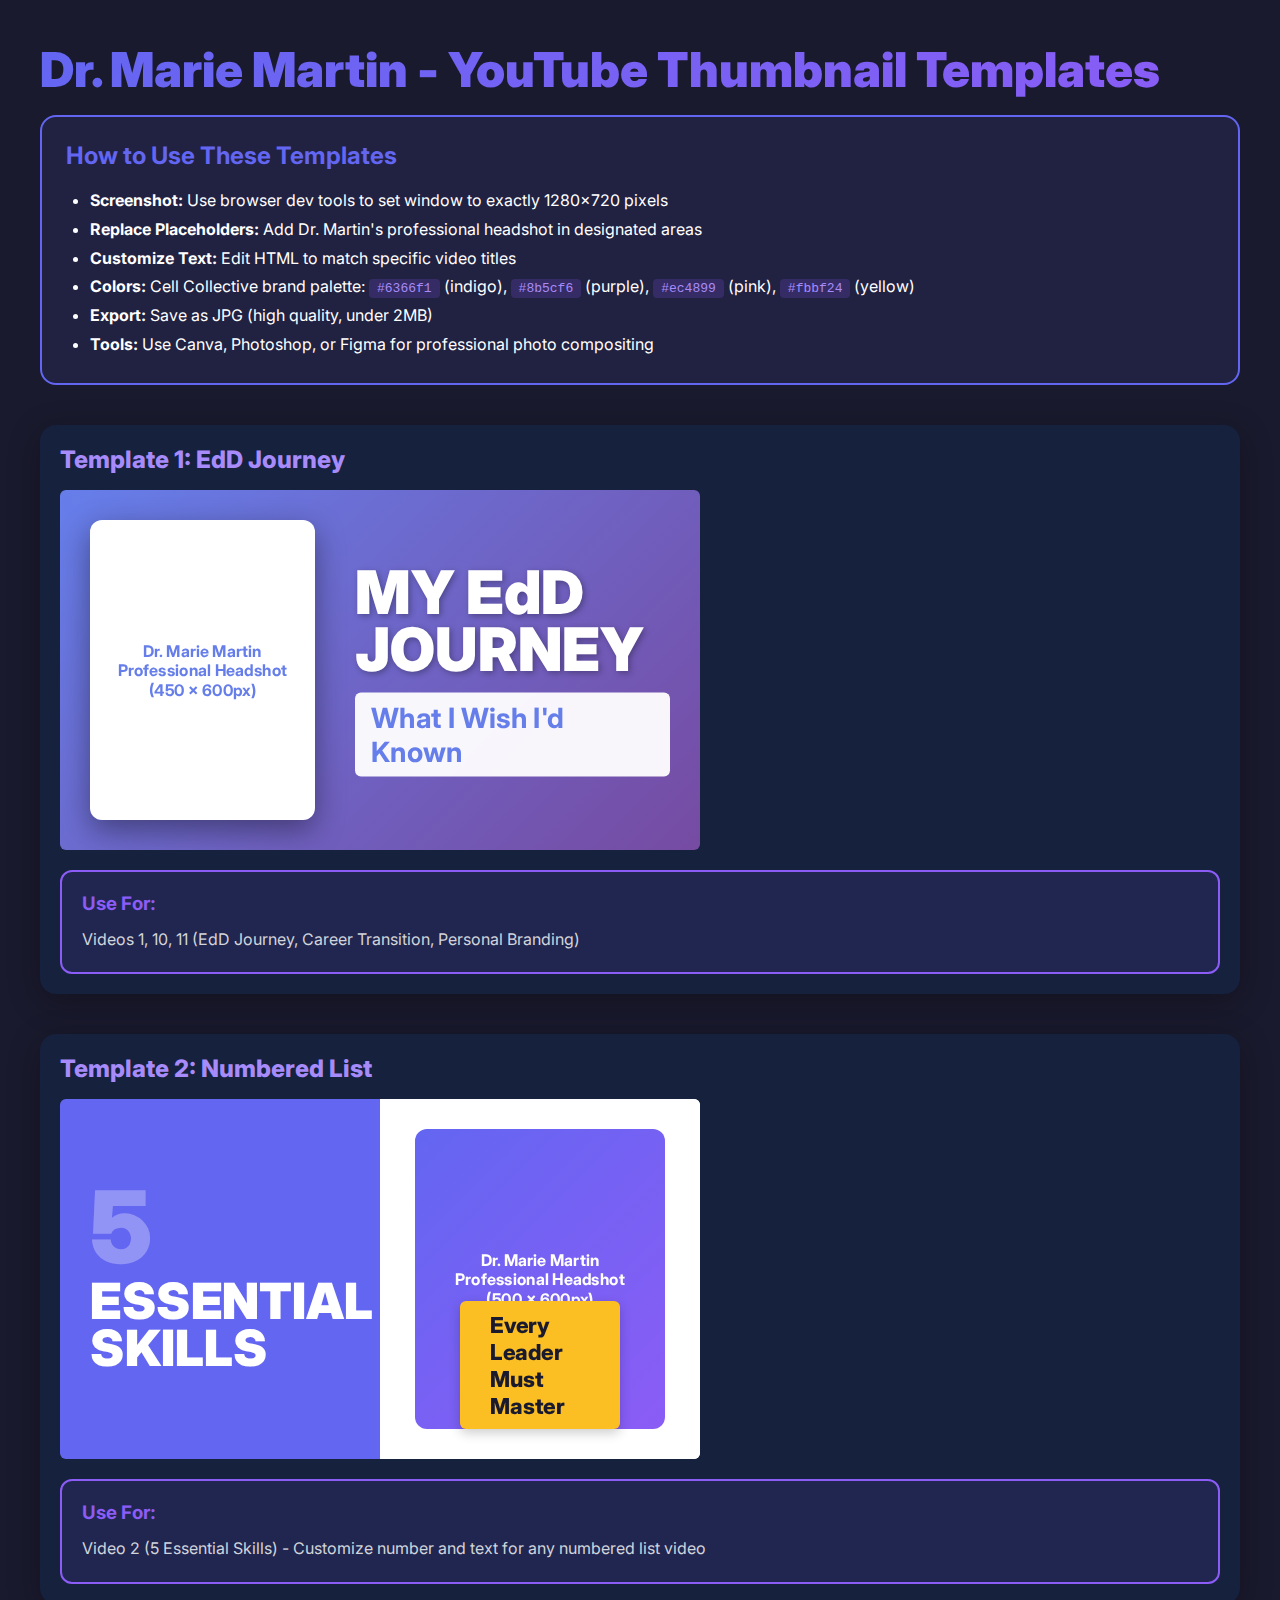
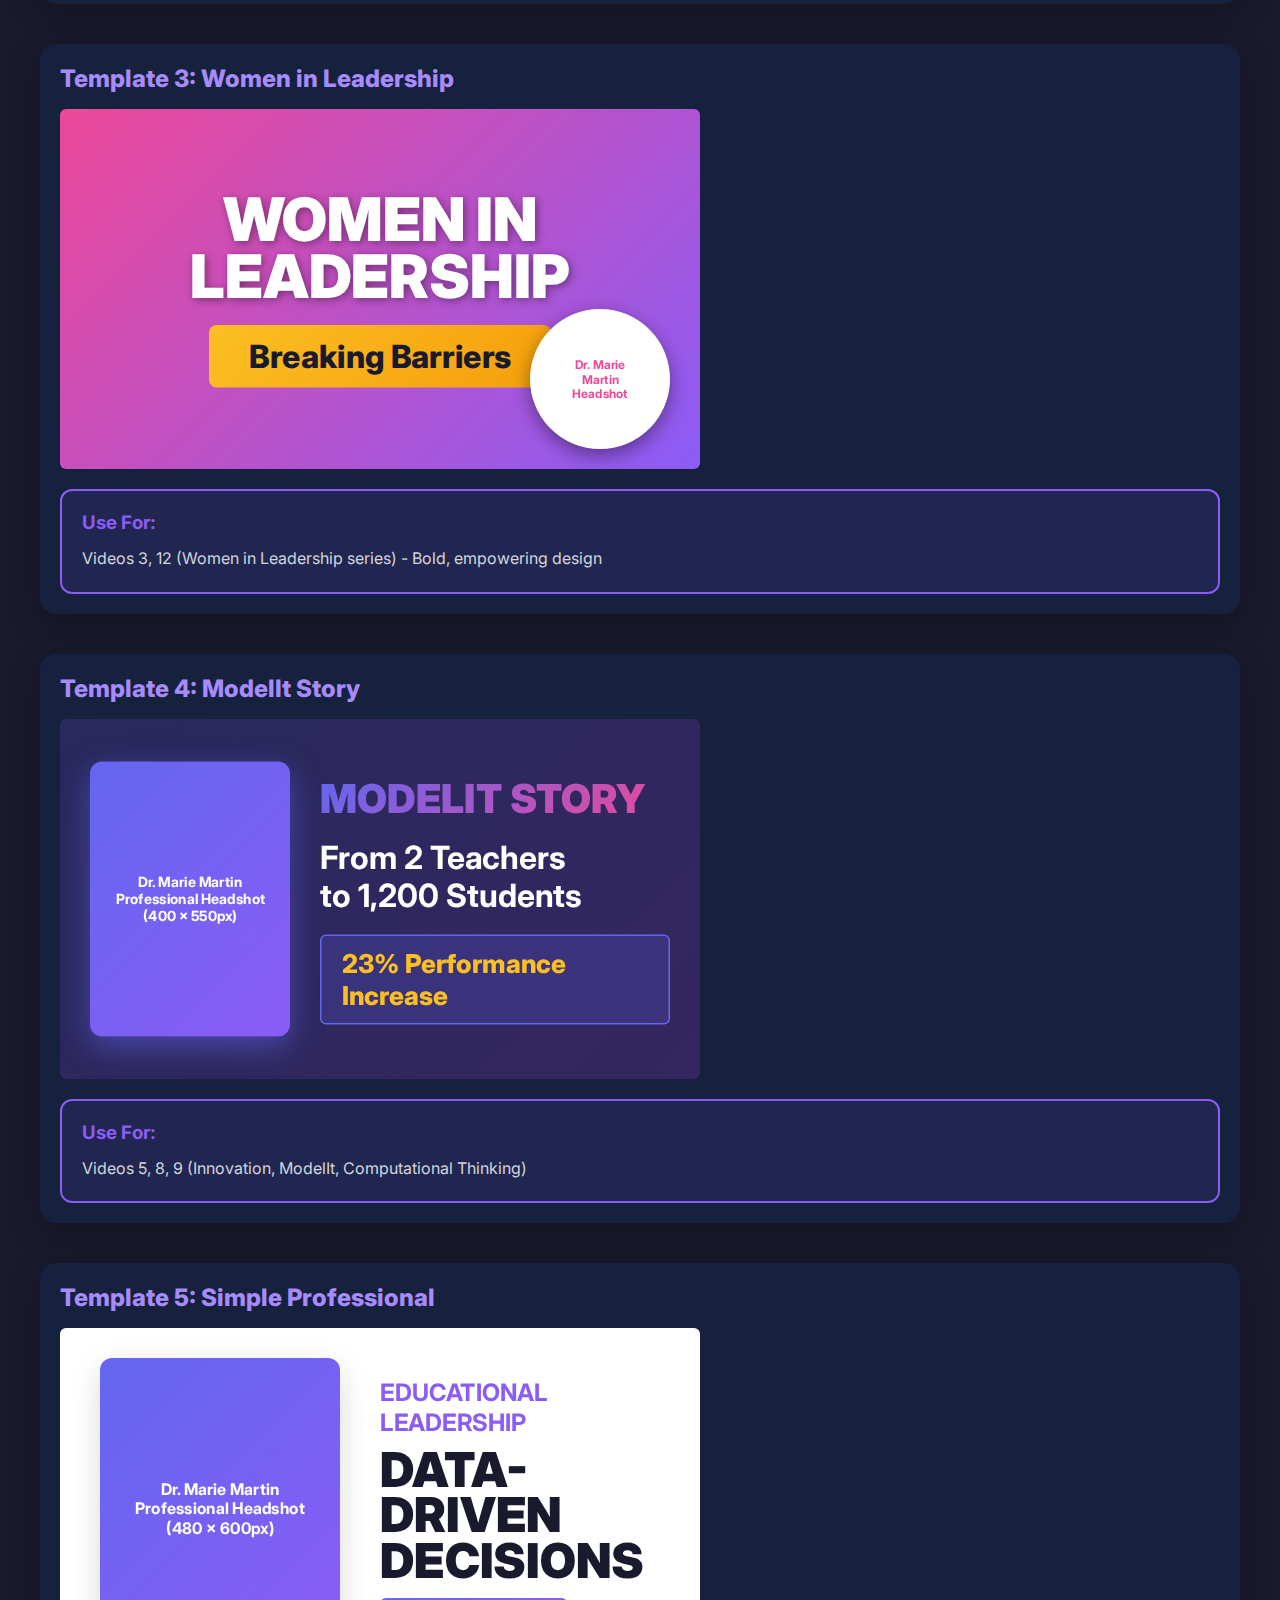
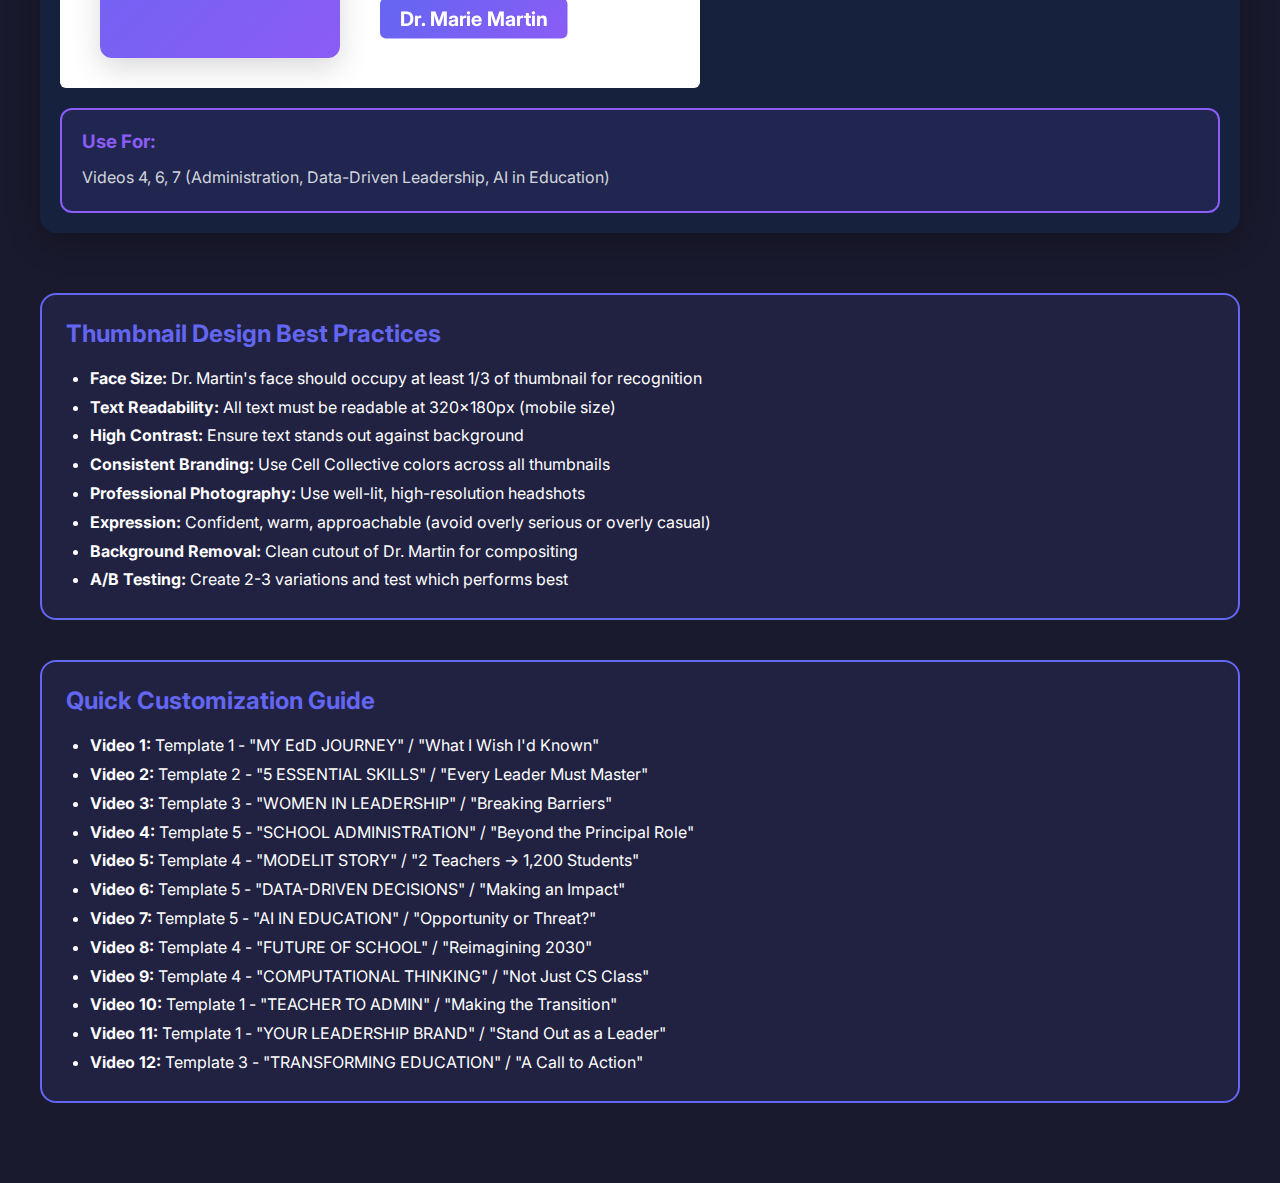
<file: thumbnail-design-templates.html>
<!DOCTYPE html>
<html lang="en">
<head>
    <meta charset="UTF-8">
    <meta name="viewport" content="width=device-width, initial-scale=1.0">
    <title>Dr. Marie Martin - YouTube Thumbnail Templates</title>
    <link href="https://fonts.googleapis.com/css2?family=Inter:wght@700;800;900&display=swap" rel="stylesheet">
    <style>
        * {
            margin: 0;
            padding: 0;
            box-sizing: border-box;
        }

        body {
            font-family: 'Inter', sans-serif;
            background: #1a1a2e;
            padding: 40px;
            color: #fff;
        }

        .container {
            max-width: 1400px;
            margin: 0 auto;
        }

        h1 {
            font-size: 3rem;
            font-weight: 900;
            background: linear-gradient(135deg, #6366f1, #8b5cf6);
            -webkit-background-clip: text;
            -webkit-text-fill-color: transparent;
            margin-bottom: 1rem;
        }

        .instructions {
            background: rgba(99, 102, 241, 0.1);
            border: 2px solid #6366f1;
            border-radius: 16px;
            padding: 24px;
            margin-bottom: 40px;
        }

        .instructions h2 {
            color: #6366f1;
            margin-bottom: 16px;
        }

        .instructions ul {
            margin-left: 24px;
            line-height: 1.8;
        }

        .instructions code {
            background: rgba(139, 92, 246, 0.2);
            padding: 2px 8px;
            border-radius: 4px;
            color: #a78bfa;
        }

        .thumbnail-grid {
            display: grid;
            grid-template-columns: repeat(auto-fit, minmax(640px, 1fr));
            gap: 40px;
            margin-bottom: 60px;
        }

        .thumbnail-wrapper {
            background: #16213e;
            border-radius: 16px;
            padding: 20px;
            box-shadow: 0 8px 32px rgba(0, 0, 0, 0.3);
        }

        .thumbnail-title {
            font-size: 1.5rem;
            font-weight: 800;
            margin-bottom: 16px;
            color: #a78bfa;
        }

        .thumbnail {
            width: 1280px;
            height: 720px;
            position: relative;
            overflow: hidden;
            border-radius: 12px;
            transform: scale(0.5);
            transform-origin: top left;
            margin-bottom: -360px;
        }

        /* Template 1: EdD Journey */
        .template-1 {
            background: linear-gradient(135deg, #667eea 0%, #764ba2 100%);
            display: flex;
            align-items: center;
            padding: 60px;
        }

        .template-1 .headshot {
            width: 450px;
            height: 600px;
            background: #fff;
            border-radius: 24px;
            margin-right: 80px;
            display: flex;
            align-items: center;
            justify-content: center;
            font-size: 32px;
            color: #667eea;
            font-weight: 700;
            text-align: center;
            padding: 20px;
            box-shadow: 0 20px 60px rgba(0, 0, 0, 0.4);
        }

        .template-1 .content {
            flex: 1;
        }

        .template-1 .main-text {
            font-size: 120px;
            font-weight: 900;
            color: #fff;
            line-height: 0.95;
            margin-bottom: 30px;
            text-shadow: 4px 4px 12px rgba(0, 0, 0, 0.3);
        }

        .template-1 .subtitle {
            font-size: 56px;
            font-weight: 700;
            background: rgba(255, 255, 255, 0.95);
            color: #667eea;
            padding: 16px 32px;
            border-radius: 12px;
            display: inline-block;
        }

        /* Template 2: 5 Essential Skills */
        .template-2 {
            background: linear-gradient(90deg, #6366f1 50%, #fff 50%);
            display: flex;
        }

        .template-2 .left-panel {
            width: 50%;
            padding: 80px 60px;
            display: flex;
            flex-direction: column;
            justify-content: center;
        }

        .template-2 .number {
            font-size: 200px;
            font-weight: 900;
            color: rgba(255, 255, 255, 0.3);
            line-height: 0.8;
            margin-bottom: 20px;
        }

        .template-2 .skills-text {
            font-size: 100px;
            font-weight: 900;
            color: #fff;
            line-height: 0.95;
        }

        .template-2 .right-panel {
            width: 50%;
            background: #fff;
            display: flex;
            align-items: center;
            justify-content: center;
            position: relative;
        }

        .template-2 .headshot-placeholder {
            width: 500px;
            height: 600px;
            background: linear-gradient(135deg, #6366f1, #8b5cf6);
            border-radius: 24px;
            display: flex;
            align-items: center;
            justify-content: center;
            font-size: 32px;
            color: #fff;
            font-weight: 700;
            text-align: center;
            padding: 20px;
        }

        .template-2 .banner {
            position: absolute;
            bottom: 60px;
            left: 50%;
            transform: translateX(-50%);
            background: #fbbf24;
            padding: 20px 60px;
            border-radius: 12px;
            font-size: 44px;
            font-weight: 800;
            color: #1a1a2e;
            box-shadow: 0 8px 24px rgba(0, 0, 0, 0.2);
        }

        /* Template 3: Women in Leadership */
        .template-3 {
            background: linear-gradient(135deg, #ec4899 0%, #8b5cf6 100%);
            display: flex;
            flex-direction: column;
            align-items: center;
            justify-content: center;
            padding: 60px;
            position: relative;
        }

        .template-3 .main-title {
            font-size: 120px;
            font-weight: 900;
            color: #fff;
            text-align: center;
            line-height: 0.95;
            margin-bottom: 40px;
            text-shadow: 4px 4px 16px rgba(0, 0, 0, 0.4);
        }

        .template-3 .subtitle-banner {
            background: rgba(255, 255, 255, 0.95);
            padding: 24px 80px;
            border-radius: 16px;
            font-size: 64px;
            font-weight: 800;
            background: linear-gradient(135deg, #fbbf24, #f59e0b);
            color: #1a1a2e;
        }

        .template-3 .headshot-circle {
            position: absolute;
            bottom: 40px;
            right: 60px;
            width: 280px;
            height: 280px;
            background: #fff;
            border-radius: 50%;
            border: 12px solid rgba(255, 255, 255, 0.3);
            display: flex;
            align-items: center;
            justify-content: center;
            font-size: 24px;
            color: #ec4899;
            font-weight: 700;
            text-align: center;
            box-shadow: 0 12px 36px rgba(0, 0, 0, 0.4);
        }

        /* Template 4: ModelIt Story */
        .template-4 {
            background: #0f0f1e;
            display: flex;
            padding: 60px;
            position: relative;
        }

        .template-4::before {
            content: '';
            position: absolute;
            top: 0;
            left: 0;
            right: 0;
            bottom: 0;
            background: linear-gradient(135deg, #6366f1 0%, #8b5cf6 100%);
            opacity: 0.3;
        }

        .template-4 .content-wrapper {
            position: relative;
            z-index: 2;
            display: flex;
            align-items: center;
            width: 100%;
        }

        .template-4 .headshot-large {
            width: 400px;
            height: 550px;
            background: linear-gradient(135deg, #6366f1, #8b5cf6);
            border-radius: 24px;
            margin-right: 60px;
            display: flex;
            align-items: center;
            justify-content: center;
            font-size: 28px;
            color: #fff;
            font-weight: 700;
            text-align: center;
            padding: 20px;
            box-shadow: 0 20px 60px rgba(99, 102, 241, 0.5);
        }

        .template-4 .text-content {
            flex: 1;
        }

        .template-4 .brand-logo {
            font-size: 80px;
            font-weight: 900;
            background: linear-gradient(135deg, #6366f1, #ec4899);
            -webkit-background-clip: text;
            -webkit-text-fill-color: transparent;
            margin-bottom: 30px;
        }

        .template-4 .story-text {
            font-size: 64px;
            font-weight: 700;
            color: #fff;
            margin-bottom: 40px;
        }

        .template-4 .stats {
            background: rgba(99, 102, 241, 0.2);
            border: 3px solid #6366f1;
            padding: 24px 40px;
            border-radius: 12px;
            font-size: 52px;
            font-weight: 800;
            color: #fbbf24;
            display: inline-block;
        }

        /* Template 5: Simple Professional */
        .template-5 {
            background: #fff;
            display: flex;
            align-items: center;
            padding: 80px;
        }

        .template-5 .headshot-professional {
            width: 480px;
            height: 600px;
            background: linear-gradient(135deg, #6366f1, #8b5cf6);
            border-radius: 24px;
            margin-right: 80px;
            display: flex;
            align-items: center;
            justify-content: center;
            font-size: 32px;
            color: #fff;
            font-weight: 700;
            text-align: center;
            padding: 20px;
            box-shadow: 0 20px 60px rgba(0, 0, 0, 0.15);
        }

        .template-5 .text-stack {
            flex: 1;
        }

        .template-5 .category {
            font-size: 48px;
            font-weight: 700;
            color: #8b5cf6;
            margin-bottom: 20px;
        }

        .template-5 .main-headline {
            font-size: 96px;
            font-weight: 900;
            color: #1a1a2e;
            line-height: 0.95;
            margin-bottom: 30px;
        }

        .template-5 .name-badge {
            background: linear-gradient(135deg, #6366f1, #8b5cf6);
            color: #fff;
            padding: 16px 40px;
            border-radius: 12px;
            font-size: 40px;
            font-weight: 700;
            display: inline-block;
        }

        .download-info {
            background: rgba(139, 92, 246, 0.1);
            border: 2px solid #8b5cf6;
            border-radius: 12px;
            padding: 20px;
            margin-top: 20px;
        }

        .download-info h3 {
            color: #8b5cf6;
            margin-bottom: 12px;
        }

        .download-info p {
            line-height: 1.6;
            color: #d1d5db;
        }
    </style>
</head>
<body>
    <div class="container">
        <h1>Dr. Marie Martin - YouTube Thumbnail Templates</h1>

        <div class="instructions">
            <h2>How to Use These Templates</h2>
            <ul>
                <li><strong>Screenshot:</strong> Use browser dev tools to set window to exactly 1280x720 pixels</li>
                <li><strong>Replace Placeholders:</strong> Add Dr. Martin's professional headshot in designated areas</li>
                <li><strong>Customize Text:</strong> Edit HTML to match specific video titles</li>
                <li><strong>Colors:</strong> Cell Collective brand palette: <code>#6366f1</code> (indigo), <code>#8b5cf6</code> (purple), <code>#ec4899</code> (pink), <code>#fbbf24</code> (yellow)</li>
                <li><strong>Export:</strong> Save as JPG (high quality, under 2MB)</li>
                <li><strong>Tools:</strong> Use Canva, Photoshop, or Figma for professional photo compositing</li>
            </ul>
        </div>

        <div class="thumbnail-grid">

            <!-- Template 1: EdD Journey -->
            <div class="thumbnail-wrapper">
                <div class="thumbnail-title">Template 1: EdD Journey</div>
                <div class="thumbnail template-1">
                    <div class="headshot">
                        Dr. Marie Martin<br>Professional Headshot<br>(450 x 600px)
                    </div>
                    <div class="content">
                        <div class="main-text">MY EdD<br>JOURNEY</div>
                        <div class="subtitle">What I Wish I'd Known</div>
                    </div>
                </div>
                <div class="download-info">
                    <h3>Use For:</h3>
                    <p>Videos 1, 10, 11 (EdD Journey, Career Transition, Personal Branding)</p>
                </div>
            </div>

            <!-- Template 2: 5 Essential Skills -->
            <div class="thumbnail-wrapper">
                <div class="thumbnail-title">Template 2: Numbered List</div>
                <div class="thumbnail template-2">
                    <div class="left-panel">
                        <div class="number">5</div>
                        <div class="skills-text">ESSENTIAL<br>SKILLS</div>
                    </div>
                    <div class="right-panel">
                        <div class="headshot-placeholder">
                            Dr. Marie Martin<br>Professional Headshot<br>(500 x 600px)
                        </div>
                        <div class="banner">Every Leader Must Master</div>
                    </div>
                </div>
                <div class="download-info">
                    <h3>Use For:</h3>
                    <p>Video 2 (5 Essential Skills) - Customize number and text for any numbered list video</p>
                </div>
            </div>

            <!-- Template 3: Women in Leadership -->
            <div class="thumbnail-wrapper">
                <div class="thumbnail-title">Template 3: Women in Leadership</div>
                <div class="thumbnail template-3">
                    <div class="main-title">WOMEN IN<br>LEADERSHIP</div>
                    <div class="subtitle-banner">Breaking Barriers</div>
                    <div class="headshot-circle">
                        Dr. Marie<br>Martin<br>Headshot
                    </div>
                </div>
                <div class="download-info">
                    <h3>Use For:</h3>
                    <p>Videos 3, 12 (Women in Leadership series) - Bold, empowering design</p>
                </div>
            </div>

            <!-- Template 4: ModelIt Story -->
            <div class="thumbnail-wrapper">
                <div class="thumbnail-title">Template 4: ModelIt Story</div>
                <div class="thumbnail template-4">
                    <div class="content-wrapper">
                        <div class="headshot-large">
                            Dr. Marie Martin<br>Professional Headshot<br>(400 x 550px)
                        </div>
                        <div class="text-content">
                            <div class="brand-logo">MODELIT STORY</div>
                            <div class="story-text">From 2 Teachers<br>to 1,200 Students</div>
                            <div class="stats">23% Performance Increase</div>
                        </div>
                    </div>
                </div>
                <div class="download-info">
                    <h3>Use For:</h3>
                    <p>Videos 5, 8, 9 (Innovation, ModelIt, Computational Thinking)</p>
                </div>
            </div>

            <!-- Template 5: Simple Professional -->
            <div class="thumbnail-wrapper">
                <div class="thumbnail-title">Template 5: Simple Professional</div>
                <div class="thumbnail template-5">
                    <div class="headshot-professional">
                        Dr. Marie Martin<br>Professional Headshot<br>(480 x 600px)
                    </div>
                    <div class="text-stack">
                        <div class="category">EDUCATIONAL LEADERSHIP</div>
                        <div class="main-headline">DATA-DRIVEN<br>DECISIONS</div>
                        <div class="name-badge">Dr. Marie Martin</div>
                    </div>
                </div>
                <div class="download-info">
                    <h3>Use For:</h3>
                    <p>Videos 4, 6, 7 (Administration, Data-Driven Leadership, AI in Education)</p>
                </div>
            </div>

        </div>

        <div class="instructions">
            <h2>Thumbnail Design Best Practices</h2>
            <ul>
                <li><strong>Face Size:</strong> Dr. Martin's face should occupy at least 1/3 of thumbnail for recognition</li>
                <li><strong>Text Readability:</strong> All text must be readable at 320x180px (mobile size)</li>
                <li><strong>High Contrast:</strong> Ensure text stands out against background</li>
                <li><strong>Consistent Branding:</strong> Use Cell Collective colors across all thumbnails</li>
                <li><strong>Professional Photography:</strong> Use well-lit, high-resolution headshots</li>
                <li><strong>Expression:</strong> Confident, warm, approachable (avoid overly serious or overly casual)</li>
                <li><strong>Background Removal:</strong> Clean cutout of Dr. Martin for compositing</li>
                <li><strong>A/B Testing:</strong> Create 2-3 variations and test which performs best</li>
            </ul>
        </div>

        <div class="instructions">
            <h2>Quick Customization Guide</h2>
            <ul>
                <li><strong>Video 1:</strong> Template 1 - "MY EdD JOURNEY" / "What I Wish I'd Known"</li>
                <li><strong>Video 2:</strong> Template 2 - "5 ESSENTIAL SKILLS" / "Every Leader Must Master"</li>
                <li><strong>Video 3:</strong> Template 3 - "WOMEN IN LEADERSHIP" / "Breaking Barriers"</li>
                <li><strong>Video 4:</strong> Template 5 - "SCHOOL ADMINISTRATION" / "Beyond the Principal Role"</li>
                <li><strong>Video 5:</strong> Template 4 - "MODELIT STORY" / "2 Teachers → 1,200 Students"</li>
                <li><strong>Video 6:</strong> Template 5 - "DATA-DRIVEN DECISIONS" / "Making an Impact"</li>
                <li><strong>Video 7:</strong> Template 5 - "AI IN EDUCATION" / "Opportunity or Threat?"</li>
                <li><strong>Video 8:</strong> Template 4 - "FUTURE OF SCHOOL" / "Reimagining 2030"</li>
                <li><strong>Video 9:</strong> Template 4 - "COMPUTATIONAL THINKING" / "Not Just CS Class"</li>
                <li><strong>Video 10:</strong> Template 1 - "TEACHER TO ADMIN" / "Making the Transition"</li>
                <li><strong>Video 11:</strong> Template 1 - "YOUR LEADERSHIP BRAND" / "Stand Out as a Leader"</li>
                <li><strong>Video 12:</strong> Template 3 - "TRANSFORMING EDUCATION" / "A Call to Action"</li>
            </ul>
        </div>

    </div>
</body>
</html>
</file>
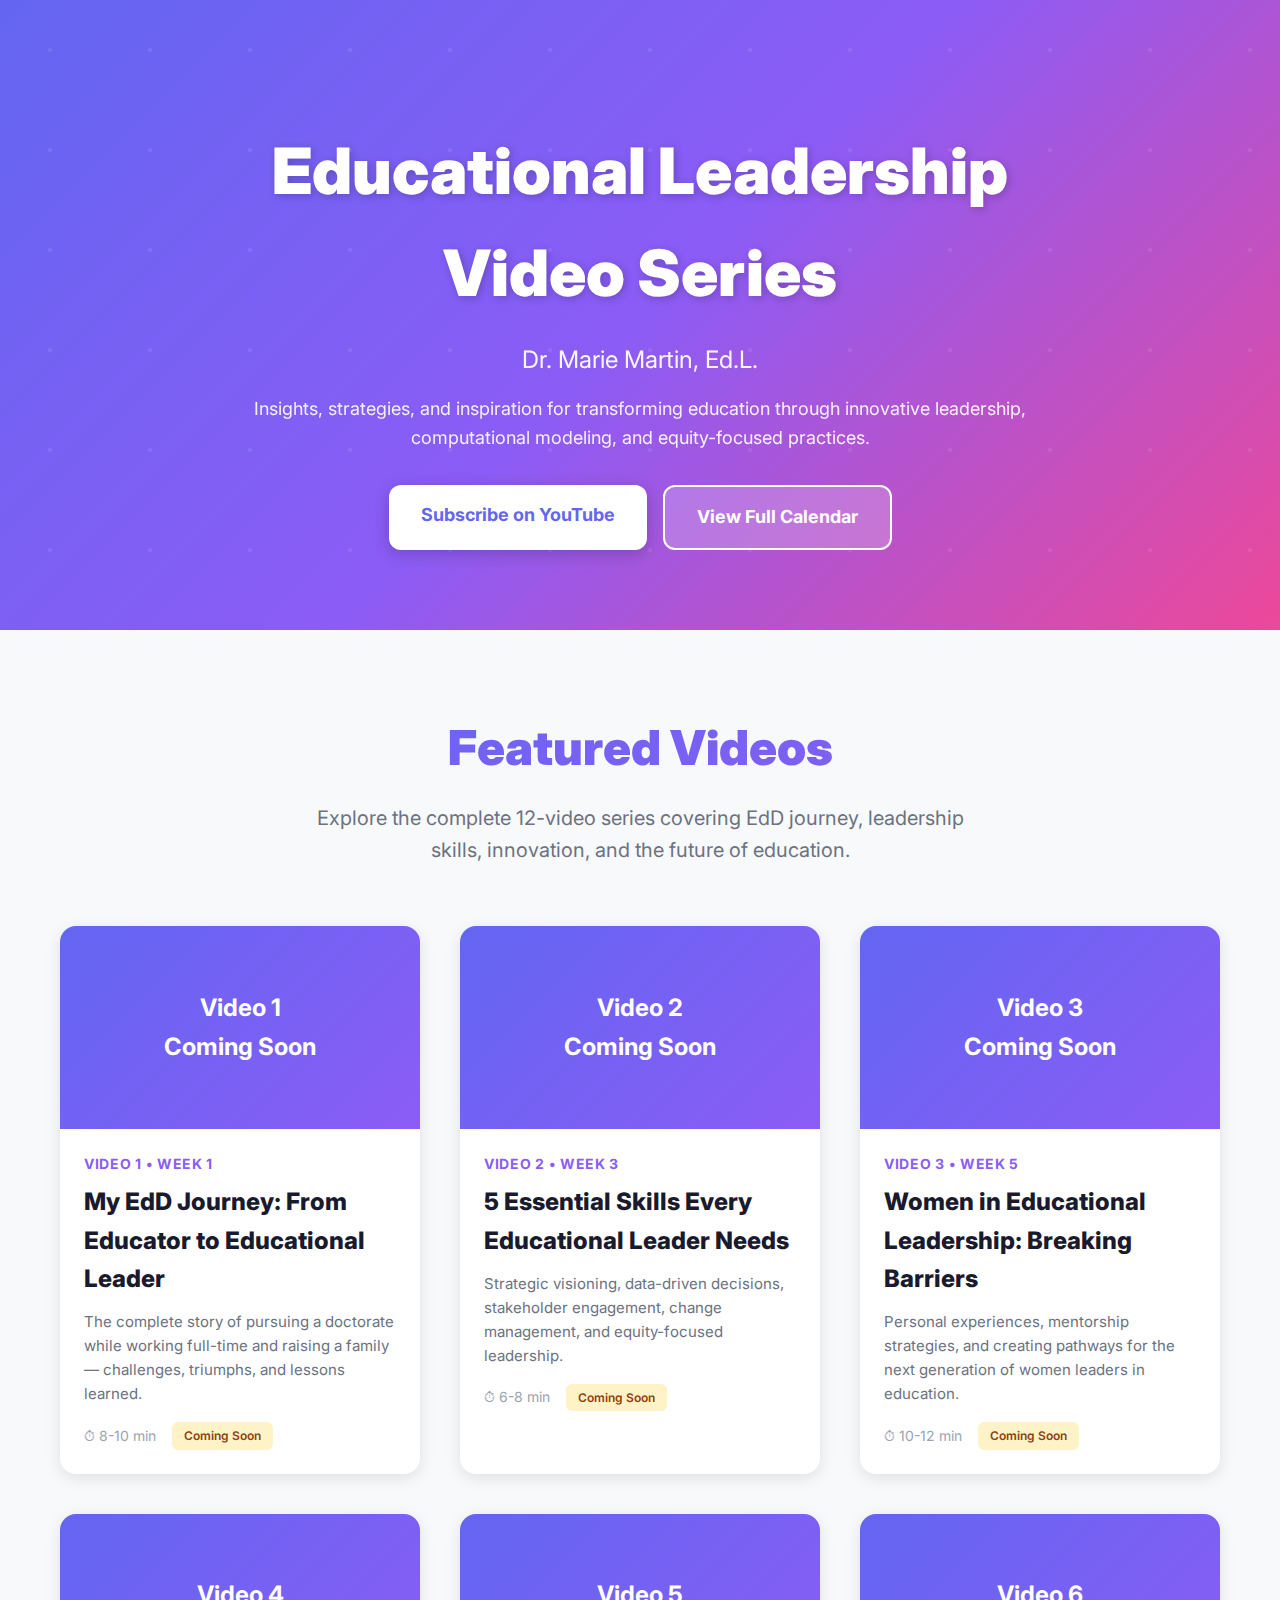
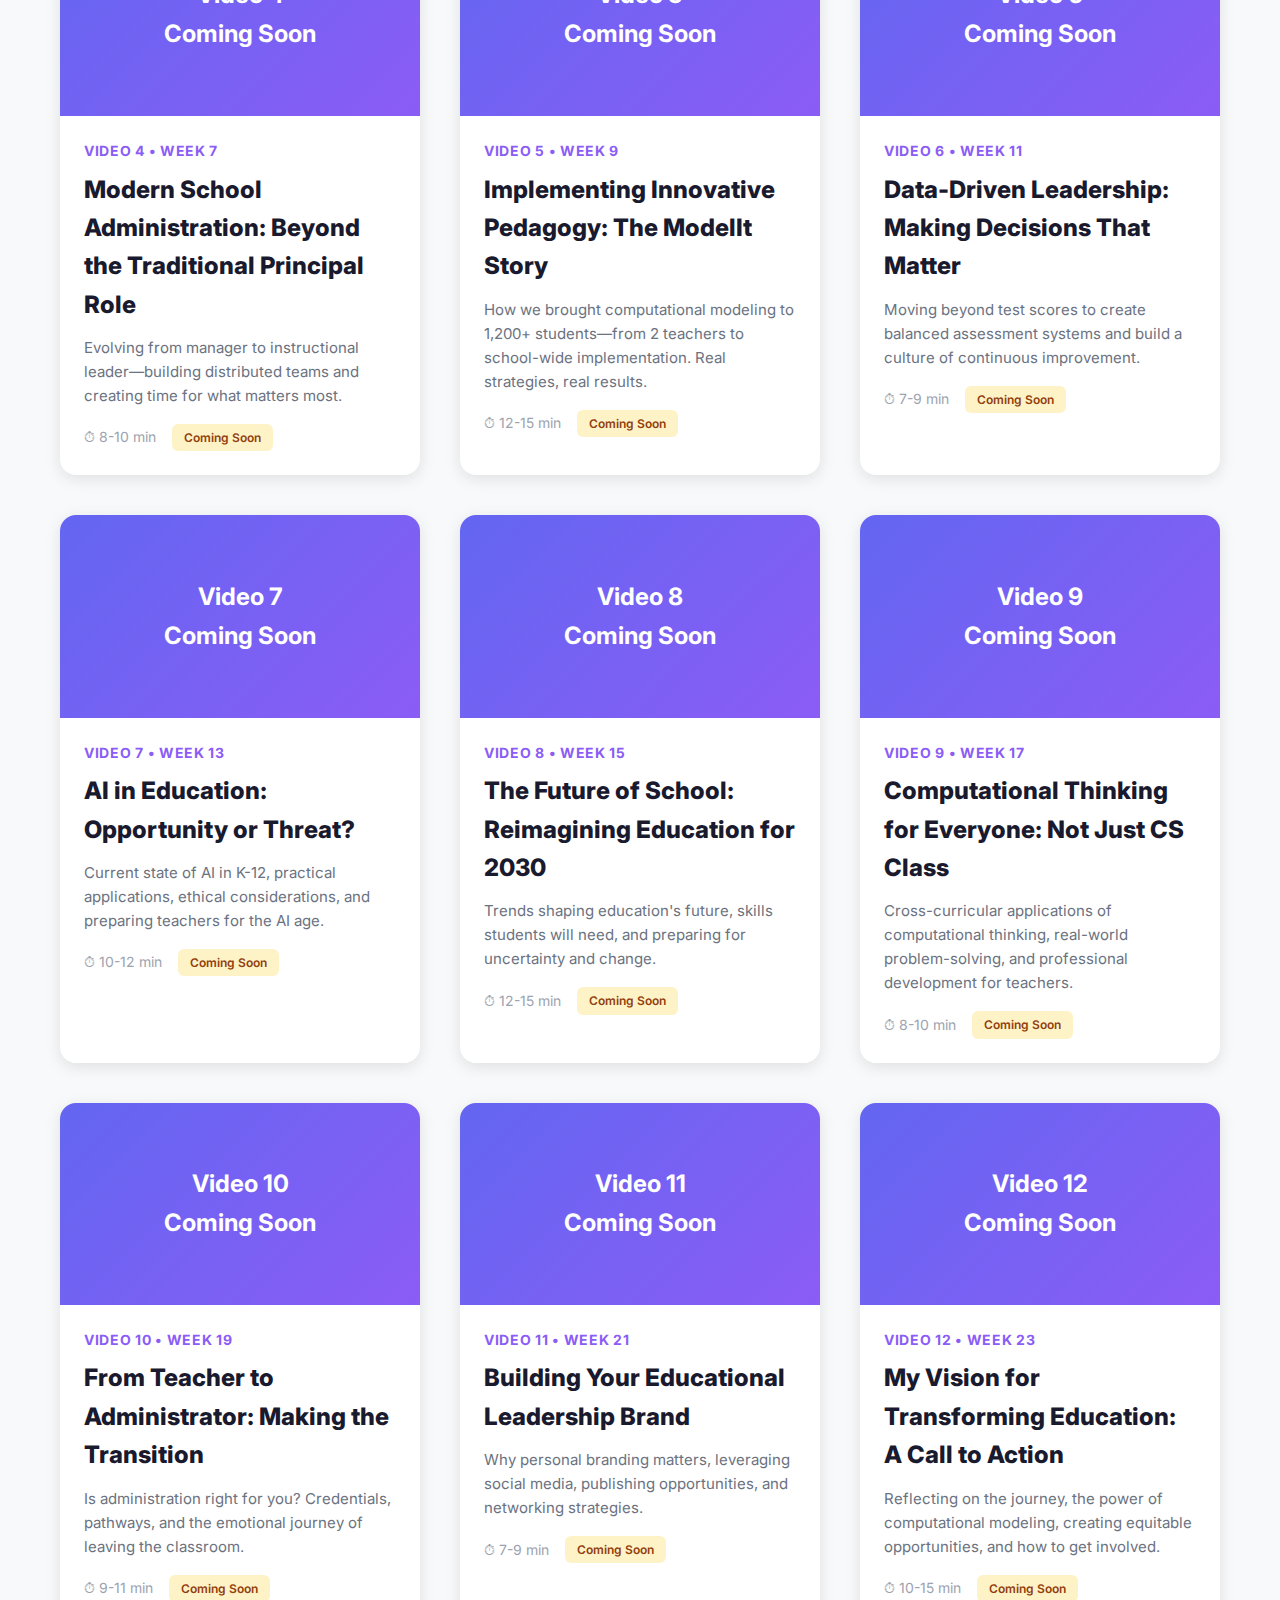
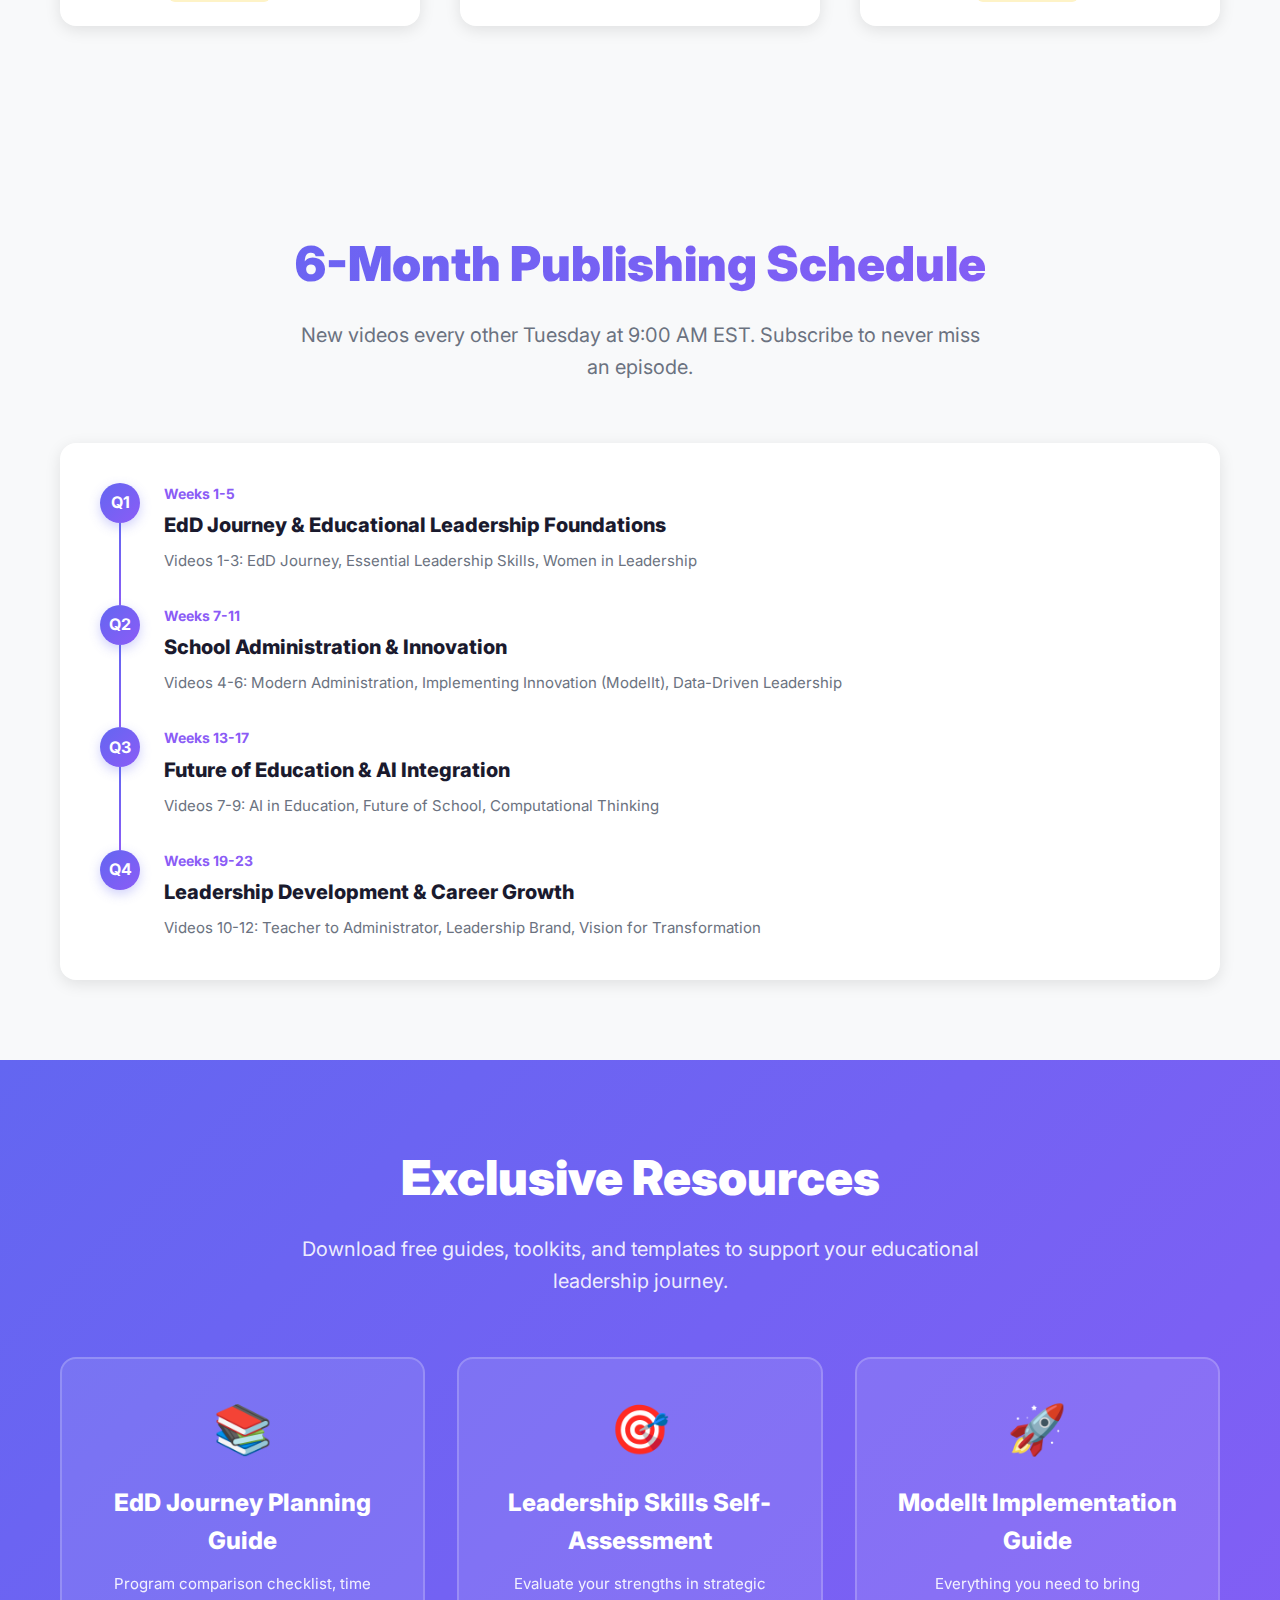
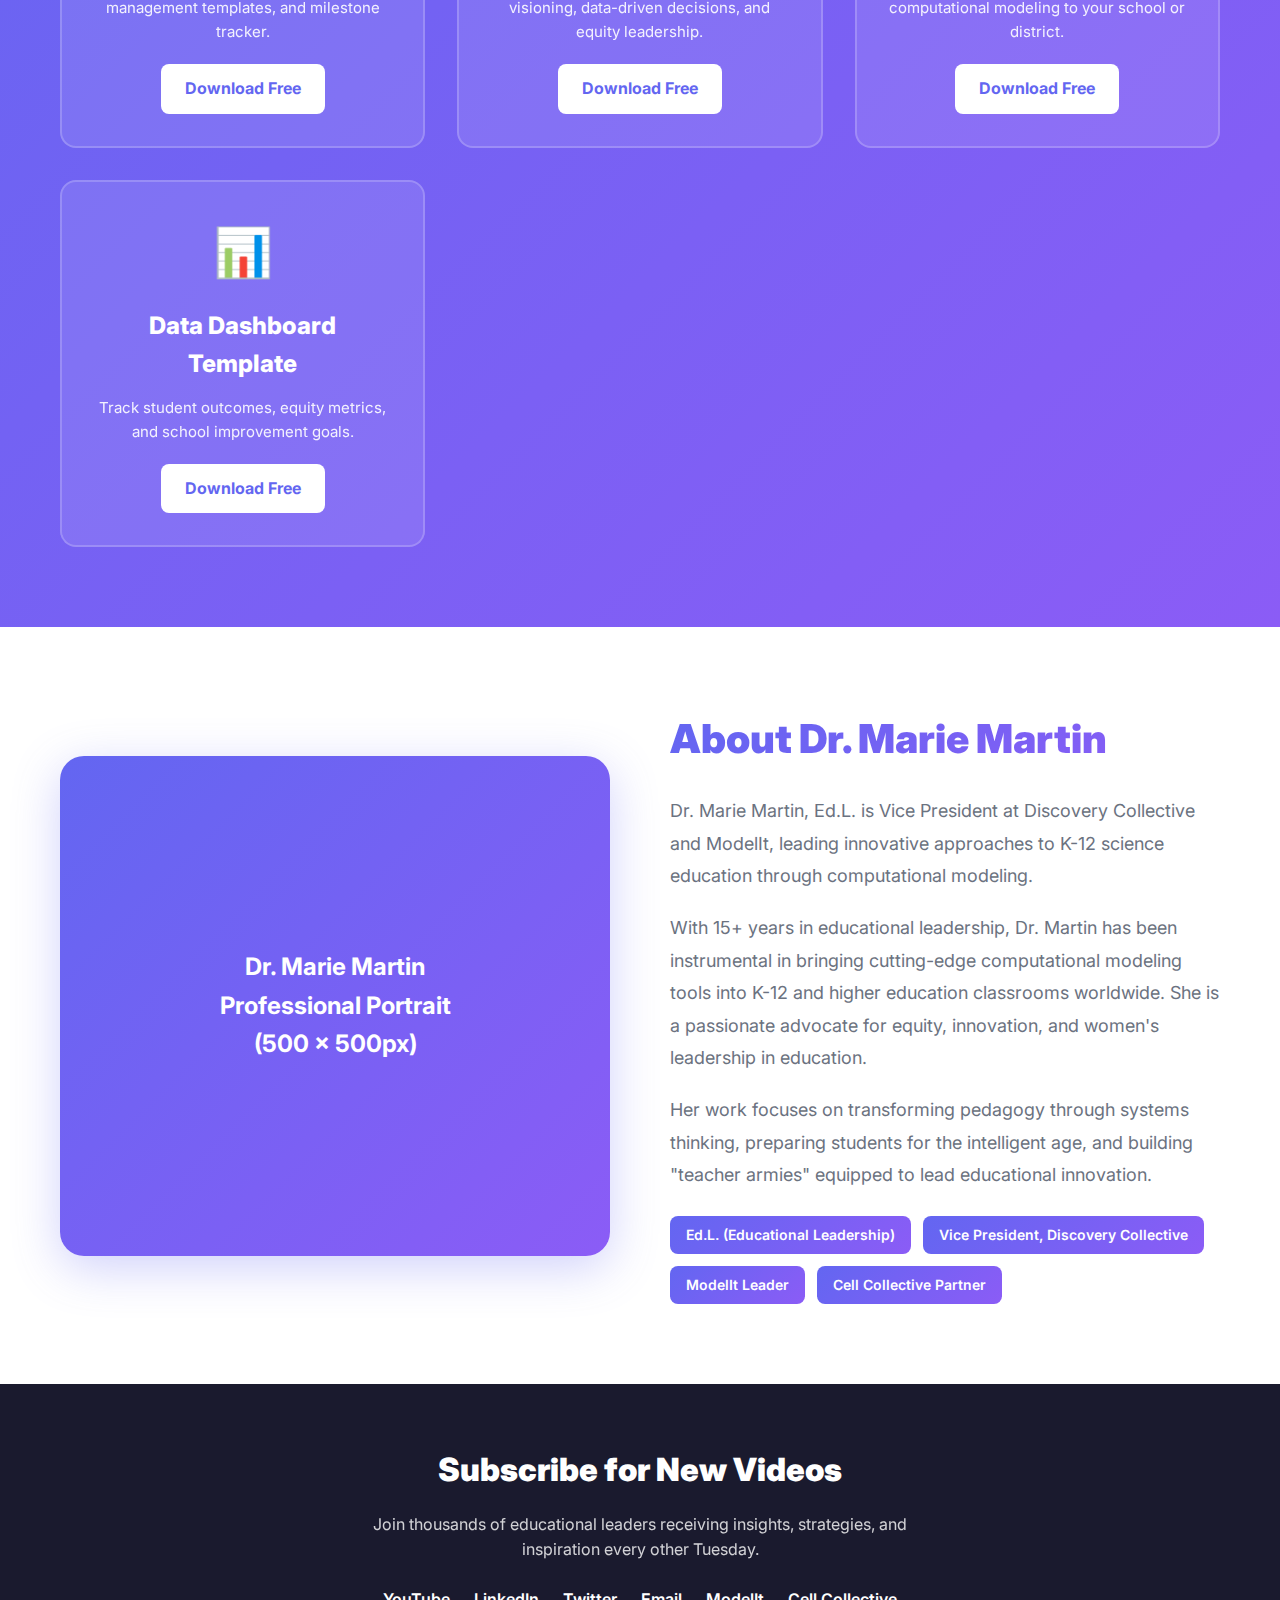
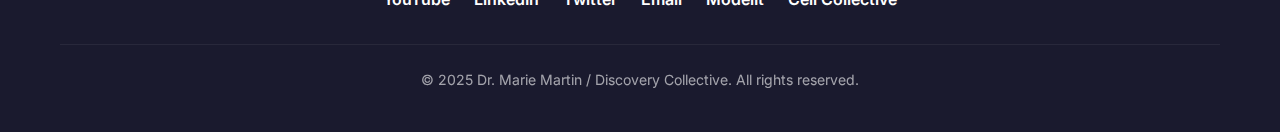
<file: video-series-landing.html>
<!DOCTYPE html>
<html lang="en">
<head>
    <meta charset="UTF-8">
    <meta name="viewport" content="width=device-width, initial-scale=1.0">
    <title>Dr. Marie Martin - Educational Leadership Video Series</title>
    <link rel="preconnect" href="https://fonts.googleapis.com">
    <link rel="preconnect" href="https://fonts.gstatic.com" crossorigin>
    <link href="https://fonts.googleapis.com/css2?family=Inter:wght@300;400;500;600;700;800;900&display=swap" rel="stylesheet">
    <style>
        * {
            margin: 0;
            padding: 0;
            box-sizing: border-box;
        }

        body {
            font-family: 'Inter', sans-serif;
            line-height: 1.6;
            color: #1a1a2e;
            background: #f8f9fa;
        }

        .hero {
            background: linear-gradient(135deg, #6366f1 0%, #8b5cf6 50%, #ec4899 100%);
            color: #fff;
            padding: 120px 20px 80px;
            text-align: center;
            position: relative;
            overflow: hidden;
        }

        .hero::before {
            content: '';
            position: absolute;
            top: 0;
            left: 0;
            right: 0;
            bottom: 0;
            background: url('data:image/svg+xml,<svg width="100" height="100" xmlns="http://www.w3.org/2000/svg"><circle cx="50" cy="50" r="2" fill="white" opacity="0.1"/></svg>') repeat;
            animation: moveBackground 20s linear infinite;
        }

        @keyframes moveBackground {
            0% { transform: translate(0, 0); }
            100% { transform: translate(100px, 100px); }
        }

        .container {
            max-width: 1200px;
            margin: 0 auto;
            padding: 0 20px;
            position: relative;
            z-index: 2;
        }

        .hero-title {
            font-size: 4rem;
            font-weight: 900;
            margin-bottom: 1rem;
            text-shadow: 2px 2px 8px rgba(0, 0, 0, 0.2);
        }

        .hero-subtitle {
            font-size: 1.5rem;
            font-weight: 400;
            margin-bottom: 1rem;
            opacity: 0.95;
        }

        .hero-description {
            font-size: 1.125rem;
            max-width: 800px;
            margin: 0 auto 2rem;
            opacity: 0.9;
        }

        .cta-buttons {
            display: flex;
            gap: 1rem;
            justify-content: center;
            flex-wrap: wrap;
        }

        .btn {
            padding: 16px 32px;
            font-size: 1.125rem;
            font-weight: 700;
            border-radius: 12px;
            text-decoration: none;
            transition: all 0.3s ease;
            display: inline-block;
        }

        .btn-primary {
            background: #fff;
            color: #6366f1;
            box-shadow: 0 4px 16px rgba(0, 0, 0, 0.2);
        }

        .btn-primary:hover {
            transform: translateY(-2px);
            box-shadow: 0 8px 24px rgba(0, 0, 0, 0.3);
        }

        .btn-secondary {
            background: rgba(255, 255, 255, 0.2);
            color: #fff;
            border: 2px solid #fff;
        }

        .btn-secondary:hover {
            background: rgba(255, 255, 255, 0.3);
        }

        .section {
            padding: 80px 20px;
        }

        .section-header {
            text-align: center;
            margin-bottom: 60px;
        }

        .section-title {
            font-size: 3rem;
            font-weight: 900;
            margin-bottom: 1rem;
            background: linear-gradient(135deg, #6366f1, #8b5cf6);
            -webkit-background-clip: text;
            -webkit-text-fill-color: transparent;
        }

        .section-description {
            font-size: 1.25rem;
            color: #6b7280;
            max-width: 700px;
            margin: 0 auto;
        }

        .video-grid {
            display: grid;
            grid-template-columns: repeat(auto-fit, minmax(350px, 1fr));
            gap: 40px;
            margin-bottom: 40px;
        }

        .video-card {
            background: #fff;
            border-radius: 16px;
            overflow: hidden;
            box-shadow: 0 4px 16px rgba(0, 0, 0, 0.1);
            transition: all 0.3s ease;
        }

        .video-card:hover {
            transform: translateY(-8px);
            box-shadow: 0 12px 32px rgba(0, 0, 0, 0.15);
        }

        .video-thumbnail {
            position: relative;
            width: 100%;
            padding-bottom: 56.25%; /* 16:9 aspect ratio */
            background: linear-gradient(135deg, #6366f1, #8b5cf6);
            overflow: hidden;
        }

        .video-thumbnail iframe {
            position: absolute;
            top: 0;
            left: 0;
            width: 100%;
            height: 100%;
        }

        .video-thumbnail-placeholder {
            position: absolute;
            top: 0;
            left: 0;
            width: 100%;
            height: 100%;
            display: flex;
            align-items: center;
            justify-content: center;
            color: #fff;
            font-size: 1.5rem;
            font-weight: 700;
            text-align: center;
            padding: 20px;
        }

        .video-content {
            padding: 24px;
        }

        .video-number {
            font-size: 0.875rem;
            font-weight: 700;
            color: #8b5cf6;
            margin-bottom: 8px;
            text-transform: uppercase;
            letter-spacing: 0.05em;
        }

        .video-title {
            font-size: 1.5rem;
            font-weight: 800;
            margin-bottom: 12px;
            color: #1a1a2e;
        }

        .video-description {
            font-size: 0.9375rem;
            color: #6b7280;
            margin-bottom: 16px;
            line-height: 1.6;
        }

        .video-meta {
            display: flex;
            gap: 16px;
            align-items: center;
            font-size: 0.875rem;
            color: #9ca3af;
        }

        .video-duration {
            display: flex;
            align-items: center;
            gap: 4px;
        }

        .video-status {
            display: inline-block;
            padding: 4px 12px;
            background: #f3f4f6;
            border-radius: 6px;
            font-weight: 600;
            font-size: 0.75rem;
        }

        .status-coming-soon {
            background: #fef3c7;
            color: #92400e;
        }

        .status-live {
            background: #d1fae5;
            color: #065f46;
        }

        .timeline {
            background: #fff;
            border-radius: 16px;
            padding: 40px;
            box-shadow: 0 4px 16px rgba(0, 0, 0, 0.1);
        }

        .timeline-item {
            display: flex;
            gap: 24px;
            margin-bottom: 32px;
            position: relative;
        }

        .timeline-item:last-child {
            margin-bottom: 0;
        }

        .timeline-item::before {
            content: '';
            position: absolute;
            left: 19px;
            top: 40px;
            bottom: -32px;
            width: 2px;
            background: linear-gradient(180deg, #6366f1, #8b5cf6);
        }

        .timeline-item:last-child::before {
            display: none;
        }

        .timeline-marker {
            flex-shrink: 0;
            width: 40px;
            height: 40px;
            border-radius: 50%;
            background: linear-gradient(135deg, #6366f1, #8b5cf6);
            color: #fff;
            display: flex;
            align-items: center;
            justify-content: center;
            font-weight: 700;
            box-shadow: 0 4px 12px rgba(99, 102, 241, 0.3);
        }

        .timeline-content {
            flex: 1;
        }

        .timeline-week {
            font-size: 0.875rem;
            font-weight: 700;
            color: #8b5cf6;
            margin-bottom: 4px;
        }

        .timeline-title {
            font-size: 1.25rem;
            font-weight: 800;
            margin-bottom: 8px;
            color: #1a1a2e;
        }

        .timeline-topics {
            font-size: 0.9375rem;
            color: #6b7280;
            line-height: 1.6;
        }

        .resources-section {
            background: linear-gradient(135deg, #6366f1, #8b5cf6);
            color: #fff;
        }

        .resources-grid {
            display: grid;
            grid-template-columns: repeat(auto-fit, minmax(280px, 1fr));
            gap: 32px;
        }

        .resource-card {
            background: rgba(255, 255, 255, 0.1);
            border: 2px solid rgba(255, 255, 255, 0.2);
            border-radius: 16px;
            padding: 32px;
            text-align: center;
            transition: all 0.3s ease;
        }

        .resource-card:hover {
            background: rgba(255, 255, 255, 0.2);
            transform: translateY(-4px);
        }

        .resource-icon {
            font-size: 3rem;
            margin-bottom: 16px;
        }

        .resource-title {
            font-size: 1.5rem;
            font-weight: 800;
            margin-bottom: 12px;
        }

        .resource-description {
            font-size: 0.9375rem;
            opacity: 0.9;
            margin-bottom: 20px;
        }

        .resource-link {
            display: inline-block;
            padding: 12px 24px;
            background: #fff;
            color: #6366f1;
            border-radius: 8px;
            font-weight: 700;
            text-decoration: none;
            transition: all 0.3s ease;
        }

        .resource-link:hover {
            transform: translateY(-2px);
            box-shadow: 0 4px 12px rgba(0, 0, 0, 0.2);
        }

        .bio-section {
            background: #fff;
        }

        .bio-grid {
            display: grid;
            grid-template-columns: 1fr 1fr;
            gap: 60px;
            align-items: center;
        }

        .bio-image {
            width: 100%;
            height: 500px;
            background: linear-gradient(135deg, #6366f1, #8b5cf6);
            border-radius: 24px;
            display: flex;
            align-items: center;
            justify-content: center;
            color: #fff;
            font-size: 1.5rem;
            font-weight: 700;
            text-align: center;
            padding: 40px;
            box-shadow: 0 12px 48px rgba(99, 102, 241, 0.3);
        }

        .bio-content h2 {
            font-size: 2.5rem;
            font-weight: 900;
            margin-bottom: 24px;
            background: linear-gradient(135deg, #6366f1, #8b5cf6);
            -webkit-background-clip: text;
            -webkit-text-fill-color: transparent;
        }

        .bio-content p {
            font-size: 1.125rem;
            color: #6b7280;
            margin-bottom: 20px;
            line-height: 1.8;
        }

        .bio-credentials {
            display: flex;
            gap: 12px;
            flex-wrap: wrap;
            margin-top: 24px;
        }

        .credential-badge {
            padding: 8px 16px;
            background: linear-gradient(135deg, #6366f1, #8b5cf6);
            color: #fff;
            border-radius: 8px;
            font-weight: 600;
            font-size: 0.875rem;
        }

        footer {
            background: #1a1a2e;
            color: #fff;
            padding: 60px 20px 40px;
            text-align: center;
        }

        .footer-content {
            margin-bottom: 32px;
        }

        .footer-title {
            font-size: 2rem;
            font-weight: 900;
            margin-bottom: 16px;
        }

        .footer-description {
            font-size: 1rem;
            opacity: 0.8;
            max-width: 600px;
            margin: 0 auto 24px;
        }

        .footer-links {
            display: flex;
            gap: 24px;
            justify-content: center;
            flex-wrap: wrap;
        }

        .footer-link {
            color: #fff;
            text-decoration: none;
            font-weight: 600;
            transition: color 0.3s ease;
        }

        .footer-link:hover {
            color: #a78bfa;
        }

        .footer-bottom {
            padding-top: 24px;
            border-top: 1px solid rgba(255, 255, 255, 0.1);
            opacity: 0.6;
            font-size: 0.875rem;
        }

        @media (max-width: 768px) {
            .hero-title {
                font-size: 2.5rem;
            }

            .section-title {
                font-size: 2rem;
            }

            .bio-grid {
                grid-template-columns: 1fr;
            }

            .video-grid {
                grid-template-columns: 1fr;
            }
        }
    </style>
</head>
<body>
    <!-- Hero Section -->
    <section class="hero">
        <div class="container">
            <h1 class="hero-title">Educational Leadership<br>Video Series</h1>
            <p class="hero-subtitle">Dr. Marie Martin, Ed.L.</p>
            <p class="hero-description">
                Insights, strategies, and inspiration for transforming education through innovative leadership,
                computational modeling, and equity-focused practices.
            </p>
            <div class="cta-buttons">
                <a href="#subscribe" class="btn btn-primary">Subscribe on YouTube</a>
                <a href="#content-calendar" class="btn btn-secondary">View Full Calendar</a>
            </div>
        </div>
    </section>

    <!-- Featured Videos Section -->
    <section class="section">
        <div class="container">
            <div class="section-header">
                <h2 class="section-title">Featured Videos</h2>
                <p class="section-description">
                    Explore the complete 12-video series covering EdD journey, leadership skills,
                    innovation, and the future of education.
                </p>
            </div>

            <div class="video-grid">
                <!-- Video 1 -->
                <div class="video-card">
                    <div class="video-thumbnail">
                        <div class="video-thumbnail-placeholder">
                            Video 1<br>Coming Soon
                        </div>
                    </div>
                    <div class="video-content">
                        <div class="video-number">Video 1 • Week 1</div>
                        <h3 class="video-title">My EdD Journey: From Educator to Educational Leader</h3>
                        <p class="video-description">
                            The complete story of pursuing a doctorate while working full-time and raising a family—
                            challenges, triumphs, and lessons learned.
                        </p>
                        <div class="video-meta">
                            <span class="video-duration">⏱ 8-10 min</span>
                            <span class="video-status status-coming-soon">Coming Soon</span>
                        </div>
                    </div>
                </div>

                <!-- Video 2 -->
                <div class="video-card">
                    <div class="video-thumbnail">
                        <div class="video-thumbnail-placeholder">
                            Video 2<br>Coming Soon
                        </div>
                    </div>
                    <div class="video-content">
                        <div class="video-number">Video 2 • Week 3</div>
                        <h3 class="video-title">5 Essential Skills Every Educational Leader Needs</h3>
                        <p class="video-description">
                            Strategic visioning, data-driven decisions, stakeholder engagement, change management,
                            and equity-focused leadership.
                        </p>
                        <div class="video-meta">
                            <span class="video-duration">⏱ 6-8 min</span>
                            <span class="video-status status-coming-soon">Coming Soon</span>
                        </div>
                    </div>
                </div>

                <!-- Video 3 -->
                <div class="video-card">
                    <div class="video-thumbnail">
                        <div class="video-thumbnail-placeholder">
                            Video 3<br>Coming Soon
                        </div>
                    </div>
                    <div class="video-content">
                        <div class="video-number">Video 3 • Week 5</div>
                        <h3 class="video-title">Women in Educational Leadership: Breaking Barriers</h3>
                        <p class="video-description">
                            Personal experiences, mentorship strategies, and creating pathways for the next
                            generation of women leaders in education.
                        </p>
                        <div class="video-meta">
                            <span class="video-duration">⏱ 10-12 min</span>
                            <span class="video-status status-coming-soon">Coming Soon</span>
                        </div>
                    </div>
                </div>

                <!-- Video 4 -->
                <div class="video-card">
                    <div class="video-thumbnail">
                        <div class="video-thumbnail-placeholder">
                            Video 4<br>Coming Soon
                        </div>
                    </div>
                    <div class="video-content">
                        <div class="video-number">Video 4 • Week 7</div>
                        <h3 class="video-title">Modern School Administration: Beyond the Traditional Principal Role</h3>
                        <p class="video-description">
                            Evolving from manager to instructional leader—building distributed teams and
                            creating time for what matters most.
                        </p>
                        <div class="video-meta">
                            <span class="video-duration">⏱ 8-10 min</span>
                            <span class="video-status status-coming-soon">Coming Soon</span>
                        </div>
                    </div>
                </div>

                <!-- Video 5 -->
                <div class="video-card">
                    <div class="video-thumbnail">
                        <div class="video-thumbnail-placeholder">
                            Video 5<br>Coming Soon
                        </div>
                    </div>
                    <div class="video-content">
                        <div class="video-number">Video 5 • Week 9</div>
                        <h3 class="video-title">Implementing Innovative Pedagogy: The ModelIt Story</h3>
                        <p class="video-description">
                            How we brought computational modeling to 1,200+ students—from 2 teachers to school-wide
                            implementation. Real strategies, real results.
                        </p>
                        <div class="video-meta">
                            <span class="video-duration">⏱ 12-15 min</span>
                            <span class="video-status status-coming-soon">Coming Soon</span>
                        </div>
                    </div>
                </div>

                <!-- Video 6 -->
                <div class="video-card">
                    <div class="video-thumbnail">
                        <div class="video-thumbnail-placeholder">
                            Video 6<br>Coming Soon
                        </div>
                    </div>
                    <div class="video-content">
                        <div class="video-number">Video 6 • Week 11</div>
                        <h3 class="video-title">Data-Driven Leadership: Making Decisions That Matter</h3>
                        <p class="video-description">
                            Moving beyond test scores to create balanced assessment systems and build a culture
                            of continuous improvement.
                        </p>
                        <div class="video-meta">
                            <span class="video-duration">⏱ 7-9 min</span>
                            <span class="video-status status-coming-soon">Coming Soon</span>
                        </div>
                    </div>
                </div>

                <!-- Video 7 -->
                <div class="video-card">
                    <div class="video-thumbnail">
                        <div class="video-thumbnail-placeholder">
                            Video 7<br>Coming Soon
                        </div>
                    </div>
                    <div class="video-content">
                        <div class="video-number">Video 7 • Week 13</div>
                        <h3 class="video-title">AI in Education: Opportunity or Threat?</h3>
                        <p class="video-description">
                            Current state of AI in K-12, practical applications, ethical considerations, and
                            preparing teachers for the AI age.
                        </p>
                        <div class="video-meta">
                            <span class="video-duration">⏱ 10-12 min</span>
                            <span class="video-status status-coming-soon">Coming Soon</span>
                        </div>
                    </div>
                </div>

                <!-- Video 8 -->
                <div class="video-card">
                    <div class="video-thumbnail">
                        <div class="video-thumbnail-placeholder">
                            Video 8<br>Coming Soon
                        </div>
                    </div>
                    <div class="video-content">
                        <div class="video-number">Video 8 • Week 15</div>
                        <h3 class="video-title">The Future of School: Reimagining Education for 2030</h3>
                        <p class="video-description">
                            Trends shaping education's future, skills students will need, and preparing for
                            uncertainty and change.
                        </p>
                        <div class="video-meta">
                            <span class="video-duration">⏱ 12-15 min</span>
                            <span class="video-status status-coming-soon">Coming Soon</span>
                        </div>
                    </div>
                </div>

                <!-- Video 9 -->
                <div class="video-card">
                    <div class="video-thumbnail">
                        <div class="video-thumbnail-placeholder">
                            Video 9<br>Coming Soon
                        </div>
                    </div>
                    <div class="video-content">
                        <div class="video-number">Video 9 • Week 17</div>
                        <h3 class="video-title">Computational Thinking for Everyone: Not Just CS Class</h3>
                        <p class="video-description">
                            Cross-curricular applications of computational thinking, real-world problem-solving,
                            and professional development for teachers.
                        </p>
                        <div class="video-meta">
                            <span class="video-duration">⏱ 8-10 min</span>
                            <span class="video-status status-coming-soon">Coming Soon</span>
                        </div>
                    </div>
                </div>

                <!-- Video 10 -->
                <div class="video-card">
                    <div class="video-thumbnail">
                        <div class="video-thumbnail-placeholder">
                            Video 10<br>Coming Soon
                        </div>
                    </div>
                    <div class="video-content">
                        <div class="video-number">Video 10 • Week 19</div>
                        <h3 class="video-title">From Teacher to Administrator: Making the Transition</h3>
                        <p class="video-description">
                            Is administration right for you? Credentials, pathways, and the emotional journey
                            of leaving the classroom.
                        </p>
                        <div class="video-meta">
                            <span class="video-duration">⏱ 9-11 min</span>
                            <span class="video-status status-coming-soon">Coming Soon</span>
                        </div>
                    </div>
                </div>

                <!-- Video 11 -->
                <div class="video-card">
                    <div class="video-thumbnail">
                        <div class="video-thumbnail-placeholder">
                            Video 11<br>Coming Soon
                        </div>
                    </div>
                    <div class="video-content">
                        <div class="video-number">Video 11 • Week 21</div>
                        <h3 class="video-title">Building Your Educational Leadership Brand</h3>
                        <p class="video-description">
                            Why personal branding matters, leveraging social media, publishing opportunities,
                            and networking strategies.
                        </p>
                        <div class="video-meta">
                            <span class="video-duration">⏱ 7-9 min</span>
                            <span class="video-status status-coming-soon">Coming Soon</span>
                        </div>
                    </div>
                </div>

                <!-- Video 12 -->
                <div class="video-card">
                    <div class="video-thumbnail">
                        <div class="video-thumbnail-placeholder">
                            Video 12<br>Coming Soon
                        </div>
                    </div>
                    <div class="video-content">
                        <div class="video-number">Video 12 • Week 23</div>
                        <h3 class="video-title">My Vision for Transforming Education: A Call to Action</h3>
                        <p class="video-description">
                            Reflecting on the journey, the power of computational modeling, creating equitable
                            opportunities, and how to get involved.
                        </p>
                        <div class="video-meta">
                            <span class="video-duration">⏱ 10-15 min</span>
                            <span class="video-status status-coming-soon">Coming Soon</span>
                        </div>
                    </div>
                </div>
            </div>
        </div>
    </section>

    <!-- Content Timeline Section -->
    <section class="section" id="content-calendar">
        <div class="container">
            <div class="section-header">
                <h2 class="section-title">6-Month Publishing Schedule</h2>
                <p class="section-description">
                    New videos every other Tuesday at 9:00 AM EST. Subscribe to never miss an episode.
                </p>
            </div>

            <div class="timeline">
                <div class="timeline-item">
                    <div class="timeline-marker">Q1</div>
                    <div class="timeline-content">
                        <div class="timeline-week">Weeks 1-5</div>
                        <div class="timeline-title">EdD Journey & Educational Leadership Foundations</div>
                        <div class="timeline-topics">
                            Videos 1-3: EdD Journey, Essential Leadership Skills, Women in Leadership
                        </div>
                    </div>
                </div>

                <div class="timeline-item">
                    <div class="timeline-marker">Q2</div>
                    <div class="timeline-content">
                        <div class="timeline-week">Weeks 7-11</div>
                        <div class="timeline-title">School Administration & Innovation</div>
                        <div class="timeline-topics">
                            Videos 4-6: Modern Administration, Implementing Innovation (ModelIt), Data-Driven Leadership
                        </div>
                    </div>
                </div>

                <div class="timeline-item">
                    <div class="timeline-marker">Q3</div>
                    <div class="timeline-content">
                        <div class="timeline-week">Weeks 13-17</div>
                        <div class="timeline-title">Future of Education & AI Integration</div>
                        <div class="timeline-topics">
                            Videos 7-9: AI in Education, Future of School, Computational Thinking
                        </div>
                    </div>
                </div>

                <div class="timeline-item">
                    <div class="timeline-marker">Q4</div>
                    <div class="timeline-content">
                        <div class="timeline-week">Weeks 19-23</div>
                        <div class="timeline-title">Leadership Development & Career Growth</div>
                        <div class="timeline-topics">
                            Videos 10-12: Teacher to Administrator, Leadership Brand, Vision for Transformation
                        </div>
                    </div>
                </div>
            </div>
        </div>
    </section>

    <!-- Resources Section -->
    <section class="section resources-section">
        <div class="container">
            <div class="section-header">
                <h2 class="section-title" style="-webkit-text-fill-color: white;">Exclusive Resources</h2>
                <p class="section-description" style="color: rgba(255,255,255,0.9);">
                    Download free guides, toolkits, and templates to support your educational leadership journey.
                </p>
            </div>

            <div class="resources-grid">
                <div class="resource-card">
                    <div class="resource-icon">📚</div>
                    <h3 class="resource-title">EdD Journey Planning Guide</h3>
                    <p class="resource-description">
                        Program comparison checklist, time management templates, and milestone tracker.
                    </p>
                    <a href="#" class="resource-link">Download Free</a>
                </div>

                <div class="resource-card">
                    <div class="resource-icon">🎯</div>
                    <h3 class="resource-title">Leadership Skills Self-Assessment</h3>
                    <p class="resource-description">
                        Evaluate your strengths in strategic visioning, data-driven decisions, and equity leadership.
                    </p>
                    <a href="#" class="resource-link">Download Free</a>
                </div>

                <div class="resource-card">
                    <div class="resource-icon">🚀</div>
                    <h3 class="resource-title">ModelIt Implementation Guide</h3>
                    <p class="resource-description">
                        Everything you need to bring computational modeling to your school or district.
                    </p>
                    <a href="#" class="resource-link">Download Free</a>
                </div>

                <div class="resource-card">
                    <div class="resource-icon">📊</div>
                    <h3 class="resource-title">Data Dashboard Template</h3>
                    <p class="resource-description">
                        Track student outcomes, equity metrics, and school improvement goals.
                    </p>
                    <a href="#" class="resource-link">Download Free</a>
                </div>
            </div>
        </div>
    </section>

    <!-- Bio Section -->
    <section class="section bio-section">
        <div class="container">
            <div class="bio-grid">
                <div class="bio-image">
                    Dr. Marie Martin<br>Professional Portrait<br>(500 x 500px)
                </div>
                <div class="bio-content">
                    <h2>About Dr. Marie Martin</h2>
                    <p>
                        Dr. Marie Martin, Ed.L. is Vice President at Discovery Collective and ModelIt, leading
                        innovative approaches to K-12 science education through computational modeling.
                    </p>
                    <p>
                        With 15+ years in educational leadership, Dr. Martin has been instrumental in bringing
                        cutting-edge computational modeling tools into K-12 and higher education classrooms worldwide.
                        She is a passionate advocate for equity, innovation, and women's leadership in education.
                    </p>
                    <p>
                        Her work focuses on transforming pedagogy through systems thinking, preparing students for
                        the intelligent age, and building "teacher armies" equipped to lead educational innovation.
                    </p>
                    <div class="bio-credentials">
                        <span class="credential-badge">Ed.L. (Educational Leadership)</span>
                        <span class="credential-badge">Vice President, Discovery Collective</span>
                        <span class="credential-badge">ModelIt Leader</span>
                        <span class="credential-badge">Cell Collective Partner</span>
                    </div>
                </div>
            </div>
        </div>
    </section>

    <!-- Footer -->
    <footer id="subscribe">
        <div class="container">
            <div class="footer-content">
                <h2 class="footer-title">Subscribe for New Videos</h2>
                <p class="footer-description">
                    Join thousands of educational leaders receiving insights, strategies, and inspiration every other Tuesday.
                </p>
                <div class="footer-links">
                    <a href="#" class="footer-link">YouTube</a>
                    <a href="#" class="footer-link">LinkedIn</a>
                    <a href="#" class="footer-link">Twitter</a>
                    <a href="mailto:info@discoverycollective.com" class="footer-link">Email</a>
                    <a href="https://modelitk12.com" class="footer-link">ModelIt</a>
                    <a href="https://cellcollective.org" class="footer-link">Cell Collective</a>
                </div>
            </div>
            <div class="footer-bottom">
                <p>&copy; 2025 Dr. Marie Martin / Discovery Collective. All rights reserved.</p>
            </div>
        </div>
    </footer>
</body>
</html>
</file>
